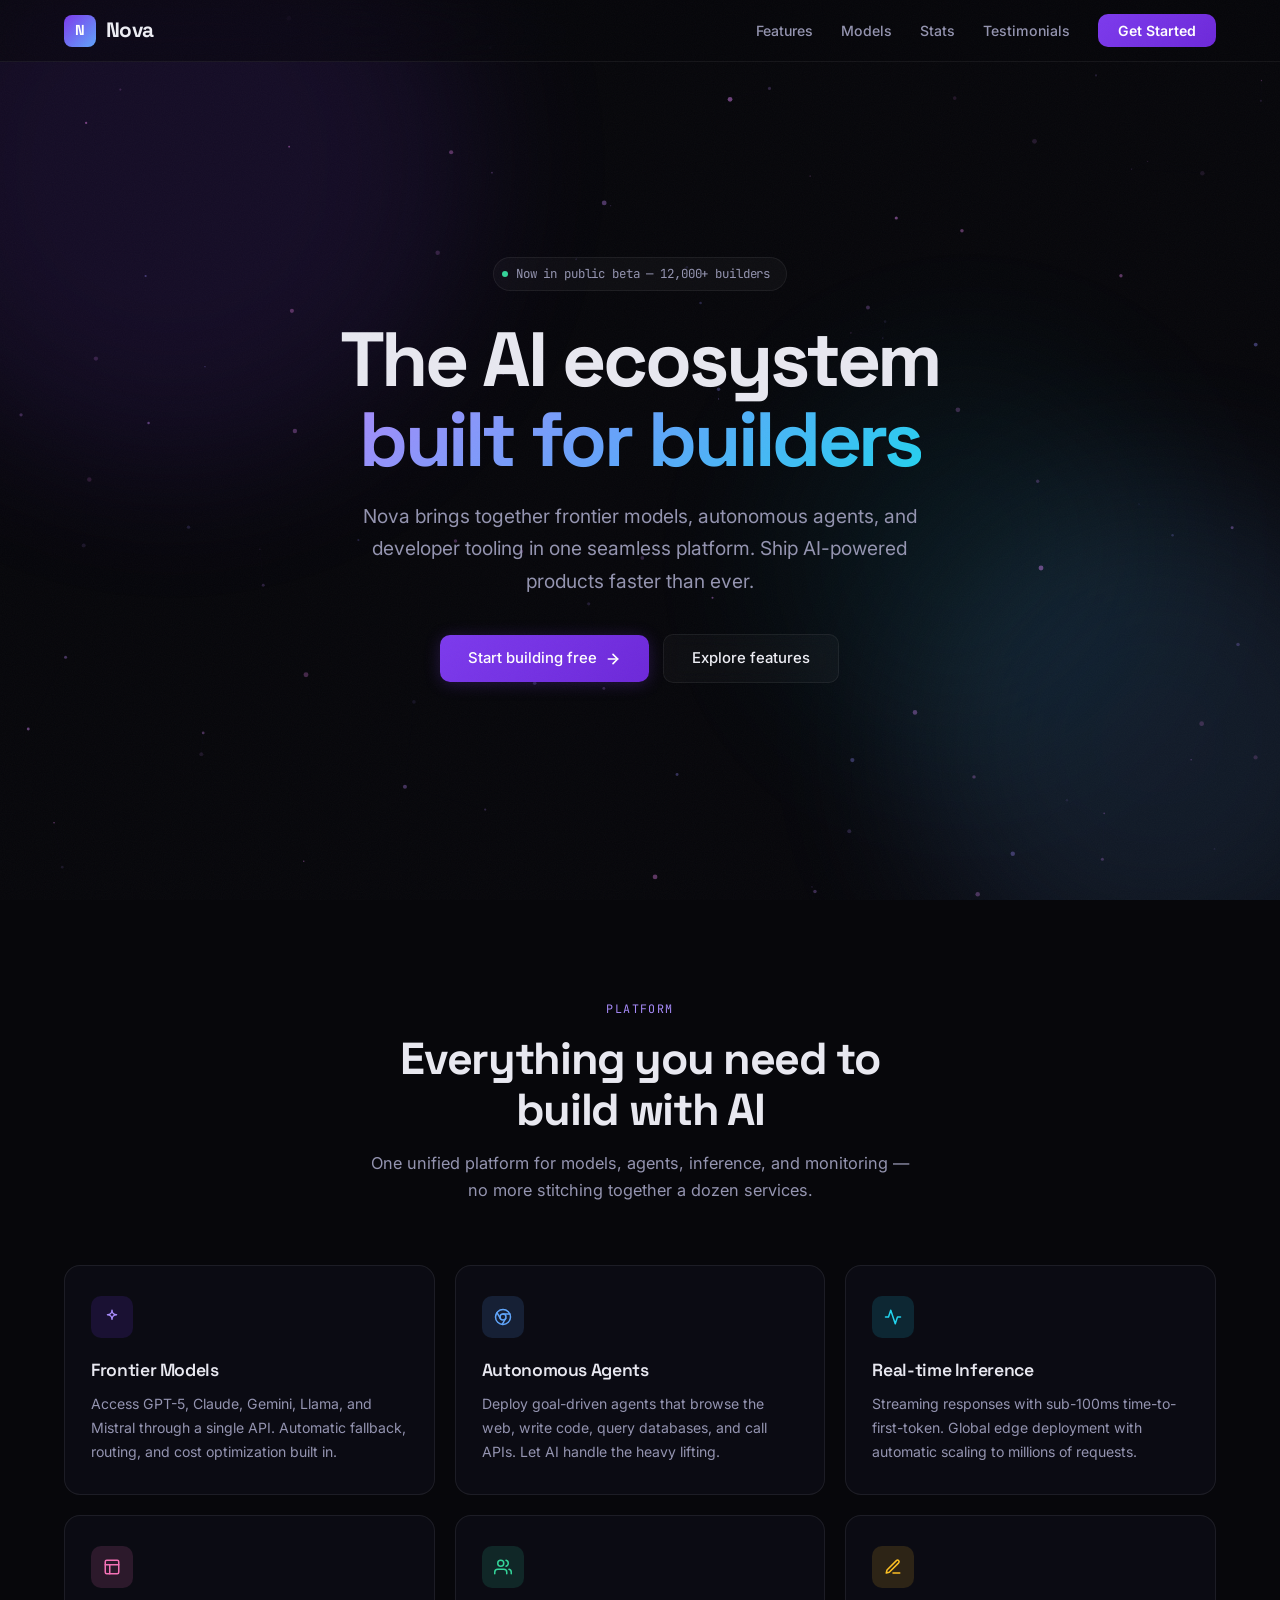
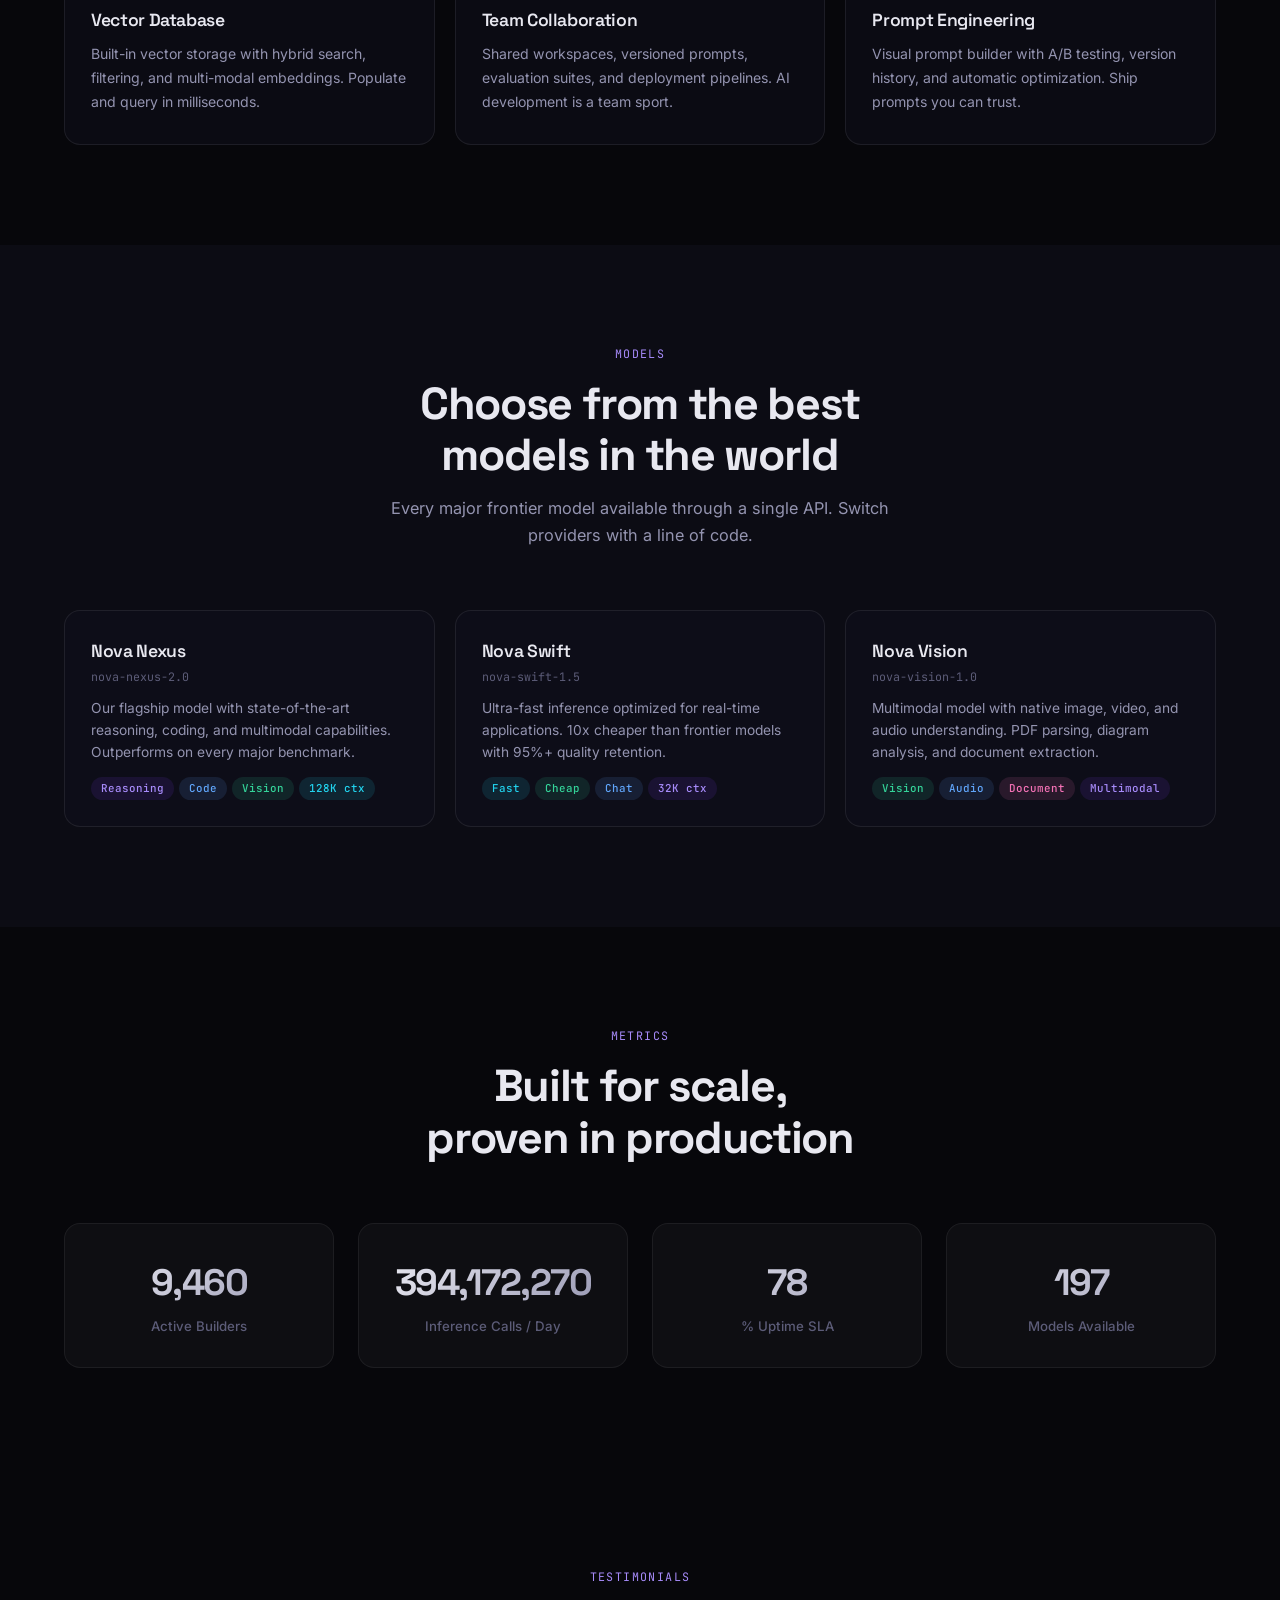
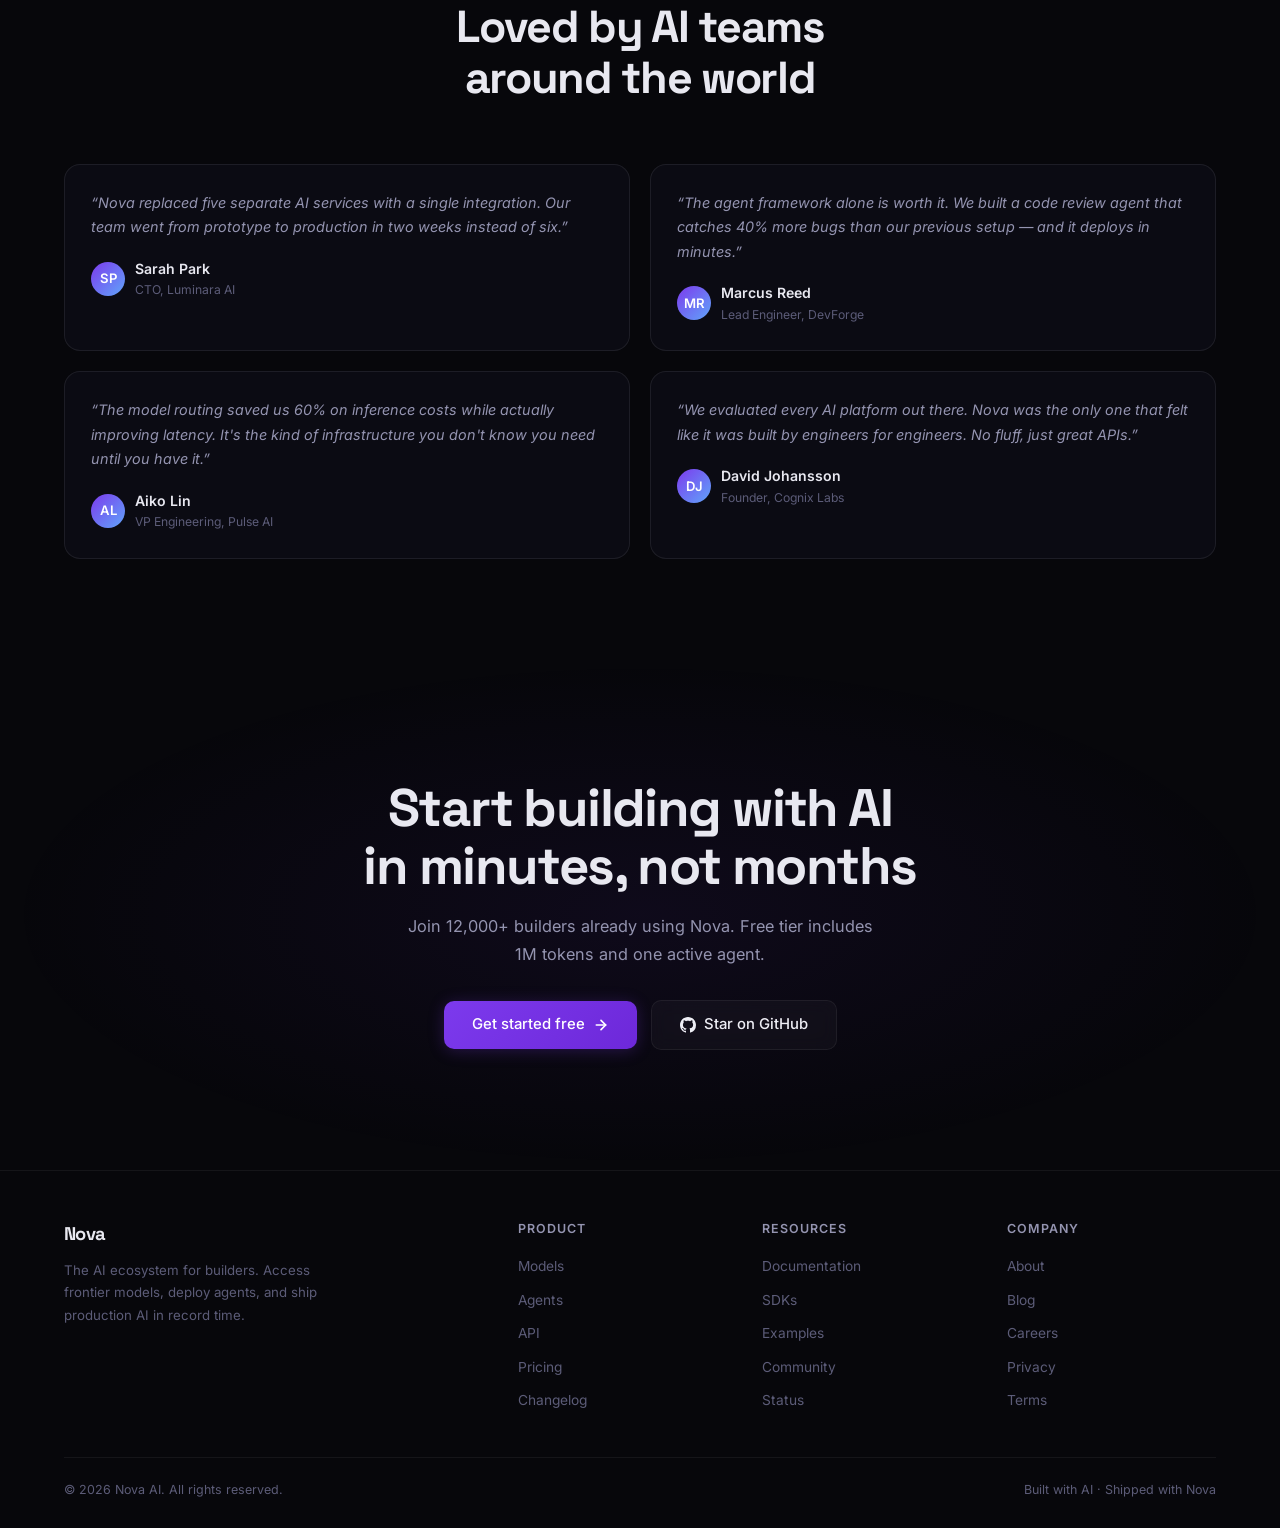
<file: index.html>
<!DOCTYPE html>
<html lang="en">
<head>
<meta charset="UTF-8">
<meta name="viewport" content="width=device-width, initial-scale=1.0">
<title>Nova AI — The Intelligence Platform</title>
<link href="https://fonts.googleapis.com/css2?family=Inter:wght@300;400;500;600;700&family=JetBrains+Mono:wght@400;500&family=Space+Grotesk:wght@400;500;600;700&display=swap" rel="stylesheet">
<style>
/* === RESET & BASE === */
*,*::before,*::after{margin:0;padding:0;box-sizing:border-box}
html{scroll-behavior:smooth}
body{
  font-family:'Inter',system-ui,-apple-system,sans-serif;
  background:#07070b;color:#e8e8f0;
  line-height:1.6;overflow-x:hidden;
  -webkit-font-smoothing:antialiased
}

/* === CSS VARS === */
:root{
  --bg-deep:#07070b;
  --bg-surface:#0c0c14;
  --bg-card:rgba(15,15,28,0.55);
  --bg-glass:rgba(255,255,255,0.03);
  --bg-glass-hover:rgba(255,255,255,0.06);
  --border-subtle:rgba(255,255,255,0.06);
  --border-card:rgba(255,255,255,0.08);
  --border-accent:rgba(139,92,246,0.3);
  --text-primary:#eeeef5;
  --text-secondary:#9494b0;
  --text-tertiary:#5c5c78;
  --accent-violet:#7c3aed;
  --accent-purple:#a78bfa;
  --accent-blue:#60a5fa;
  --accent-cyan:#22d3ee;
  --accent-pink:#f472b6;
  --accent-emerald:#34d399;
  --glow-violet:rgba(124,58,237,0.25);
  --glow-purple:rgba(167,139,250,0.15);
  --glow-blue:rgba(96,165,250,0.12);
  --radius-sm:6px;
  --radius-md:10px;
  --radius-lg:16px;
  --radius-xl:24px;
  --ease-out:cubic-bezier(.22,1,.36,1);
  --ease-in-out:cubic-bezier(.65,0,.35,1);
}

/* === NOISE OVERLAY === */
body::after{
  content:'';position:fixed;inset:0;pointer-events:none;z-index:9999;
  opacity:0.03;
  background-image:url("data:image/svg+xml,%3Csvg viewBox='0 0 256 256' xmlns='http://www.w3.org/2000/svg'%3E%3Cfilter id='n'%3E%3CfeTurbulence type='fractalNoise' baseFrequency='0.9' numOctaves='4' stitchTiles='stitch'/%3E%3C/filter%3E%3Crect width='100%25' height='100%25' filter='url(%23n)'/%3E%3C/svg%3E");
  background-repeat:repeat;background-size:256px 256px;
}

/* === AMBIENT ORBS === */
#orbs{position:fixed;inset:0;z-index:-1;overflow:hidden;pointer-events:none}
.orb{
  position:absolute;border-radius:50%;filter:blur(80px);opacity:0.12;
  animation:orb-drift linear infinite;
}
.orb:nth-child(1){width:600px;height:600px;background:var(--accent-violet);top:-15%;left:-10%;animation-duration:30s}
.orb:nth-child(2){width:500px;height:500px;background:var(--accent-blue);bottom:-10%;right:-10%;animation-duration:40s;animation-direction:reverse}
.orb:nth-child(3){width:400px;height:400px;background:var(--accent-cyan);top:40%;left:60%;animation-duration:35s;opacity:0.06}
@keyframes orb-drift{
  0%{transform:translate(0,0)scale(1)}
  25%{transform:translate(60px,-40px)scale(1.1)}
  50%{transform:translate(-30px,60px)scale(0.9)}
  75%{transform:translate(40px,-20px)scale(1.05)}
  100%{transform:translate(0,0)scale(1)}
}

/* === PARTICLE CANVAS === */
#particles{position:fixed;inset:0;z-index:-1;pointer-events:none}

/* === CONTAINER === */
.container{max-width:1200px;margin:0 auto;padding:0 24px;position:relative;z-index:1}

/* === NAV === */
.nav{
  position:fixed;top:0;left:0;right:0;z-index:100;
  padding:14px 0;
  background:rgba(7,7,11,0.6);backdrop-filter:blur(24px)saturate(1.4);
  -webkit-backdrop-filter:blur(24px)saturate(1.4);
  border-bottom:1px solid var(--border-subtle);
}
.nav .container{display:flex;align-items:center;justify-content:space-between}
.nav-logo{
  display:flex;align-items:center;gap:10px;text-decoration:none;
  font-family:'Space Grotesk',sans-serif;font-weight:700;font-size:1.3rem;
  color:var(--text-primary);letter-spacing:-0.03em;
}
.nav-logo .logo-icon{
  width:32px;height:32px;
  background:linear-gradient(135deg,var(--accent-violet),var(--accent-blue));
  border-radius:8px;display:flex;align-items:center;justify-content:center;
  font-size:0.9rem;font-weight:700;color:#fff;
}
.nav-links{display:flex;align-items:center;gap:28px;list-style:none}
.nav-links a{
  text-decoration:none;color:var(--text-secondary);font-size:0.88rem;
  font-weight:500;transition:color .2s ease;position:relative;
}
.nav-links a::after{
  content:'';position:absolute;bottom:-4px;left:0;width:0;
  height:1.5px;background:var(--accent-purple);
  transition:width .3s var(--ease-out);
}
.nav-links a:hover{color:var(--text-primary)}
.nav-links a:hover::after{width:100%}
.nav-cta{
  background:linear-gradient(135deg,var(--accent-violet),#6d28d9);
  color:#fff!important;padding:8px 20px;border-radius:var(--radius-md);
  font-weight:600!important;transition:transform .2s ease,box-shadow .2s ease!important;
}
.nav-cta::after{display:none!important}
.nav-cta:hover{transform:translateY(-1px);box-shadow:0 4px 20px var(--glow-violet)}
.nav-toggle{display:none;background:none;border:none;color:var(--text-primary);cursor:pointer;padding:4px}

/* === HERO === */
.hero{min-height:100vh;display:flex;align-items:center;justify-content:center;padding:120px 0 80px;text-align:center}
.hero-content{max-width:820px}
.hero-badge{
  display:inline-flex;align-items:center;gap:8px;
  padding:6px 16px 6px 8px;background:var(--bg-glass);
  border:1px solid var(--border-subtle);border-radius:100px;
  font-size:0.78rem;color:var(--text-secondary);margin-bottom:28px;
  font-family:'JetBrains Mono',monospace;letter-spacing:-0.01em;
}
.hero-badge .dot{
  width:6px;height:6px;background:var(--accent-emerald);border-radius:50%;
  animation:pulse-dot 2s ease-in-out infinite;
}
@keyframes pulse-dot{0%,100%{opacity:1}50%{opacity:0.3}}
.hero-title{
  font-family:'Space Grotesk',sans-serif;
  font-size:clamp(2.6rem,7vw,4.8rem);font-weight:700;
  line-height:1.05;letter-spacing:-0.04em;margin-bottom:20px;
}
.hero-title .gradient{
  background:linear-gradient(135deg,var(--accent-purple),var(--accent-blue),var(--accent-cyan));
  -webkit-background-clip:text;-webkit-text-fill-color:transparent;background-clip:text;
}
.hero-sub{
  font-size:clamp(1rem,2vw,1.2rem);color:var(--text-secondary);
  max-width:600px;margin:0 auto 36px;line-height:1.7;
}
.hero-actions{display:flex;align-items:center;justify-content:center;gap:14px;flex-wrap:wrap}

/* === BUTTONS === */
.btn{
  display:inline-flex;align-items:center;gap:8px;
  padding:12px 28px;border-radius:var(--radius-md);
  font-family:'Inter',sans-serif;font-size:0.93rem;font-weight:500;
  text-decoration:none;cursor:pointer;border:none;
  transition:all .3s var(--ease-out);position:relative;overflow:hidden;
}
.btn-primary{
  background:linear-gradient(135deg,var(--accent-violet),#6d28d9);
  color:#fff;box-shadow:0 2px 16px var(--glow-violet);
}
.btn-primary:hover{transform:translateY(-2px);box-shadow:0 6px 28px var(--glow-violet)}
.btn-secondary{
  background:var(--bg-glass);color:var(--text-primary);
  border:1px solid var(--border-subtle);backdrop-filter:blur(8px);
}
.btn-secondary:hover{background:var(--bg-glass-hover);border-color:rgba(255,255,255,0.12);transform:translateY(-2px)}

/* === SECTIONS === */
.section{padding:100px 0;position:relative;z-index:1}
.section-header{text-align:center;margin-bottom:60px}
.section-label{
  font-family:'JetBrains Mono',monospace;font-size:0.73rem;
  text-transform:uppercase;letter-spacing:0.12em;
  color:var(--accent-purple);margin-bottom:14px;
}
.section-title{
  font-family:'Space Grotesk',sans-serif;
  font-size:clamp(1.8rem,4vw,2.8rem);font-weight:700;
  line-height:1.15;letter-spacing:-0.03em;margin-bottom:14px;
}
.section-sub{
  font-size:1.02rem;color:var(--text-secondary);
  max-width:540px;line-height:1.7;margin:0 auto;
}

/* === FEATURES GRID === */
.features{display:grid;grid-template-columns:repeat(3,1fr);gap:20px}
.feature-card{
  background:var(--bg-card);border:1px solid var(--border-card);
  border-radius:var(--radius-lg);padding:30px 26px;
  transition:all .3s var(--ease-out);position:relative;overflow:hidden;
}
.feature-card::before{
  content:'';position:absolute;top:0;left:0;right:0;height:2px;
  background:linear-gradient(90deg,transparent,var(--accent-violet),transparent);
  opacity:0;transition:opacity .3s ease;
}
.feature-card:hover{transform:translateY(-4px);border-color:rgba(255,255,255,0.12);background:rgba(18,18,34,.65)}
.feature-card:hover::before{opacity:1}
.feature-icon{
  width:42px;height:42px;border-radius:10px;display:flex;align-items:center;justify-content:center;
  margin-bottom:18px;font-size:1.1rem;
}
.fi-violet{background:rgba(124,58,237,0.14);color:var(--accent-purple)}
.fi-blue{background:rgba(96,165,250,0.14);color:var(--accent-blue)}
.fi-cyan{background:rgba(34,211,238,0.14);color:var(--accent-cyan)}
.fi-pink{background:rgba(244,114,182,0.14);color:var(--accent-pink)}
.fi-emerald{background:rgba(52,211,153,0.14);color:var(--accent-emerald)}
.fi-amber{background:rgba(251,191,36,0.14);color:#fbbf24}
.feature-card h3{
  font-family:'Space Grotesk',sans-serif;
  font-size:1.1rem;font-weight:600;margin-bottom:8px;letter-spacing:-0.02em;
}
.feature-card p{font-size:0.88rem;color:var(--text-secondary);line-height:1.7}

/* === MODELS === */
.models-section{background:var(--bg-surface)}
.models{display:grid;grid-template-columns:repeat(3,1fr);gap:20px}
.model-card{
  background:var(--bg-card);border:1px solid var(--border-card);
  border-radius:var(--radius-lg);padding:26px;
  transition:all .3s var(--ease-out);
}
.model-card:hover{transform:translateY(-3px);border-color:rgba(255,255,255,0.12)}
.model-name{font-family:'Space Grotesk',sans-serif;font-size:1.1rem;font-weight:600;letter-spacing:-0.02em;margin-bottom:3px}
.model-version{font-family:'JetBrains Mono',monospace;font-size:0.73rem;color:var(--text-tertiary);margin-bottom:10px}
.model-desc{font-size:0.86rem;color:var(--text-secondary);line-height:1.6;margin-bottom:14px}
.model-tags{display:flex;gap:5px;flex-wrap:wrap}
.model-tag{padding:3px 10px;border-radius:100px;font-size:0.68rem;font-weight:500;font-family:'JetBrains Mono',monospace}
.mt-violet{background:rgba(124,58,237,0.12);color:var(--accent-purple)}
.mt-blue{background:rgba(96,165,250,0.12);color:var(--accent-blue)}
.mt-cyan{background:rgba(34,211,238,0.12);color:var(--accent-cyan)}
.mt-pink{background:rgba(244,114,182,0.12);color:var(--accent-pink)}
.mt-emerald{background:rgba(52,211,153,0.12);color:var(--accent-emerald)}

/* === STATS === */
.stats{display:grid;grid-template-columns:repeat(4,1fr);gap:24px}
.stat-card{text-align:center;padding:30px 20px;background:var(--bg-glass);border:1px solid var(--border-subtle);border-radius:var(--radius-lg);transition:all .3s var(--ease-out)}
.stat-card:hover{background:var(--bg-glass-hover);transform:translateY(-2px)}
.stat-num{
  font-family:'Space Grotesk',sans-serif;font-size:2.3rem;font-weight:700;
  letter-spacing:-0.04em;
  background:linear-gradient(135deg,var(--text-primary),var(--text-secondary));
  -webkit-background-clip:text;-webkit-text-fill-color:transparent;background-clip:text;
  margin-bottom:3px;
}
.stat-label{font-size:0.83rem;color:var(--text-tertiary);font-weight:500}

/* === TESTIMONIALS === */
.testimonials{display:grid;grid-template-columns:repeat(2,1fr);gap:20px}
.testimonial-card{background:var(--bg-card);border:1px solid var(--border-card);border-radius:var(--radius-lg);padding:26px}
.testimonial-card .quote{font-size:0.9rem;color:var(--text-secondary);line-height:1.7;margin-bottom:18px;font-style:italic}
.testimonial-card .author{display:flex;align-items:center;gap:10px}
.testimonial-card .avatar{
  width:34px;height:34px;border-radius:50%;
  background:linear-gradient(135deg,var(--accent-violet),var(--accent-blue));
  display:flex;align-items:center;justify-content:center;
  font-size:0.82rem;font-weight:600;color:#fff;flex-shrink:0;
}
.testimonial-card .author-info{flex:1}
.testimonial-card .author-name{font-size:0.88rem;font-weight:600}
.testimonial-card .author-role{font-size:0.76rem;color:var(--text-tertiary)}

/* === CTA === */
.cta-section{text-align:center;padding:120px 0;position:relative}
.cta-section::before{
  content:'';position:absolute;inset:0;
  background:radial-gradient(ellipse at center,rgba(124,58,237,0.07) 0%,transparent 70%);
  pointer-events:none;
}
.cta-title{font-family:'Space Grotesk',sans-serif;font-size:clamp(2rem,5vw,3.3rem);font-weight:700;letter-spacing:-0.03em;margin-bottom:18px;line-height:1.1}
.cta-sub{font-size:1.02rem;color:var(--text-secondary);max-width:480px;margin:0 auto 32px;line-height:1.7}
.cta-actions{display:flex;align-items:center;justify-content:center;gap:14px;flex-wrap:wrap}

/* === FOOTER === */
.footer{border-top:1px solid var(--border-subtle);padding:48px 0 28px;z-index:1}
.footer-grid{display:grid;grid-template-columns:2fr 1fr 1fr 1fr;gap:36px;margin-bottom:36px}
.footer-brand{font-family:'Space Grotesk',sans-serif;font-size:1.15rem;font-weight:700;letter-spacing:-0.03em;margin-bottom:10px}
.footer-desc{font-size:0.83rem;color:var(--text-tertiary);line-height:1.7;max-width:280px}
.footer-col h4{font-size:0.78rem;text-transform:uppercase;letter-spacing:0.08em;color:var(--text-secondary);margin-bottom:14px;font-weight:600}
.footer-col ul{list-style:none}
.footer-col li{margin-bottom:8px}
.footer-col a{text-decoration:none;color:var(--text-tertiary);font-size:0.86rem;transition:color .2s ease}
.footer-col a:hover{color:var(--text-primary)}
.footer-bottom{display:flex;align-items:center;justify-content:space-between;padding-top:22px;border-top:1px solid var(--border-subtle);font-size:0.78rem;color:var(--text-tertiary)}

/* === REVEAL ANIMATIONS === */
.reveal{opacity:0;transform:translateY(30px);transition:opacity .7s var(--ease-out),transform .7s var(--ease-out)}
.reveal.visible{opacity:1;transform:translateY(0)}

/* === RESPONSIVE === */
@media(max-width:968px){
  .features{grid-template-columns:repeat(2,1fr)}
  .models{grid-template-columns:repeat(2,1fr)}
  .stats{grid-template-columns:repeat(2,1fr)}
  .footer-grid{grid-template-columns:1fr 1fr}
}
@media(max-width:768px){
  .nav-links{display:none}
  .nav-toggle{display:block}
  .nav-links.open{display:flex;flex-direction:column;position:absolute;top:100%;left:0;right:0;background:rgba(7,7,11,0.95);backdrop-filter:blur(24px);padding:24px;gap:18px;border-bottom:1px solid var(--border-subtle)}
  .hero{padding:100px 0 60px}
  .section{padding:60px 0}
  .features{grid-template-columns:1fr}
  .models{grid-template-columns:1fr}
  .testimonials{grid-template-columns:1fr}
  .stats{grid-template-columns:repeat(2,1fr)}
  .stat-num{font-size:1.9rem}
  .footer-grid{grid-template-columns:1fr;gap:22px}
  .footer-bottom{flex-direction:column;gap:10px;text-align:center}
}
@media(max-width:480px){
  .container{padding:0 16px}
  .stats{grid-template-columns:1fr 1fr}
  .hero-actions{flex-direction:column;width:100%}
  .hero-actions .btn{width:100%;justify-content:center}
}
</style>
</head>
<body>

<div id="orbs">
  <div class="orb"></div>
  <div class="orb"></div>
  <div class="orb"></div>
</div>

<canvas id="particles"></canvas>

<nav class="nav">
  <div class="container">
    <a href="#" class="nav-logo">
      <div class="logo-icon">N</div>
      Nova
    </a>
    <ul class="nav-links" id="navLinks">
      <li><a href="#features">Features</a></li>
      <li><a href="#models">Models</a></li>
      <li><a href="#stats">Stats</a></li>
      <li><a href="#testimonials">Testimonials</a></li>
      <li><a href="#cta" class="nav-cta">Get Started</a></li>
    </ul>
    <button class="nav-toggle" aria-label="Toggle navigation" onclick="document.getElementById('navLinks').classList.toggle('open')">
      <svg width="24" height="24" viewBox="0 0 24 24" fill="none" stroke="currentColor" stroke-width="2" stroke-linecap="round"><line x1="3" y1="6" x2="21" y2="6"/><line x1="3" y1="12" x2="21" y2="12"/><line x1="3" y1="18" x2="21" y2="18"/></svg>
    </button>
  </div>
</nav>

<section class="hero">
  <div class="container">
    <div class="hero-content">
      <div class="hero-badge reveal"><span class="dot"></span> Now in public beta &mdash; 12,000+ builders</div>
      <h1 class="hero-title reveal">The AI ecosystem<br><span class="gradient">built for builders</span></h1>
      <p class="hero-sub reveal">Nova brings together frontier models, autonomous agents, and developer tooling in one seamless platform. Ship AI-powered products faster than ever.</p>
      <div class="hero-actions reveal">
        <a href="#cta" class="btn btn-primary">Start building free
          <svg width="16" height="16" viewBox="0 0 24 24" fill="none" stroke="currentColor" stroke-width="2.5" stroke-linecap="round" stroke-linejoin="round"><line x1="5" y1="12" x2="19" y2="12"/><polyline points="12 5 19 12 12 19"/></svg>
        </a>
        <a href="#features" class="btn btn-secondary">Explore features</a>
      </div>
    </div>
  </div>
</section>

<section class="section" id="features">
  <div class="container">
    <div class="section-header reveal">
      <div class="section-label">Platform</div>
      <h2 class="section-title">Everything you need to<br>build with AI</h2>
      <p class="section-sub">One unified platform for models, agents, inference, and monitoring — no more stitching together a dozen services.</p>
    </div>
    <div class="features">
      <div class="feature-card reveal">
        <div class="feature-icon fi-violet"><svg width="18" height="18" viewBox="0 0 24 24" fill="none" stroke="currentColor" stroke-width="2" stroke-linecap="round" stroke-linejoin="round"><path d="M12 3a6 6 0 0 0 6 6 6 6 0 0 0-6 6 6 6 0 0 0-6-6 6 6 0 0 0 6-6Z"/></svg></div>
        <h3>Frontier Models</h3>
        <p>Access GPT-5, Claude, Gemini, Llama, and Mistral through a single API. Automatic fallback, routing, and cost optimization built in.</p>
      </div>
      <div class="feature-card reveal">
        <div class="feature-icon fi-blue"><svg width="18" height="18" viewBox="0 0 24 24" fill="none" stroke="currentColor" stroke-width="2" stroke-linecap="round" stroke-linejoin="round"><circle cx="12" cy="12" r="10"/><circle cx="12" cy="12" r="4"/><line x1="21.17" y1="8" x2="12" y2="8"/><line x1="3.95" y1="6.06" x2="8.54" y2="14"/><line x1="10.88" y1="21.94" x2="15.46" y2="14"/></svg></div>
        <h3>Autonomous Agents</h3>
        <p>Deploy goal-driven agents that browse the web, write code, query databases, and call APIs. Let AI handle the heavy lifting.</p>
      </div>
      <div class="feature-card reveal">
        <div class="feature-icon fi-cyan"><svg width="18" height="18" viewBox="0 0 24 24" fill="none" stroke="currentColor" stroke-width="2" stroke-linecap="round" stroke-linejoin="round"><polyline points="22 12 18 12 15 21 9 3 6 12 2 12"/></svg></div>
        <h3>Real-time Inference</h3>
        <p>Streaming responses with sub-100ms time-to-first-token. Global edge deployment with automatic scaling to millions of requests.</p>
      </div>
      <div class="feature-card reveal">
        <div class="feature-icon fi-pink"><svg width="18" height="18" viewBox="0 0 24 24" fill="none" stroke="currentColor" stroke-width="2" stroke-linecap="round" stroke-linejoin="round"><rect x="3" y="3" width="18" height="18" rx="2" ry="2"/><line x1="3" y1="9" x2="21" y2="9"/><line x1="9" y1="21" x2="9" y2="9"/></svg></div>
        <h3>Vector Database</h3>
        <p>Built-in vector storage with hybrid search, filtering, and multi-modal embeddings. Populate and query in milliseconds.</p>
      </div>
      <div class="feature-card reveal">
        <div class="feature-icon fi-emerald"><svg width="18" height="18" viewBox="0 0 24 24" fill="none" stroke="currentColor" stroke-width="2" stroke-linecap="round" stroke-linejoin="round"><path d="M17 21v-2a4 4 0 0 0-4-4H5a4 4 0 0 0-4 4v2"/><circle cx="9" cy="7" r="4"/><path d="M23 21v-2a4 4 0 0 0-3-3.87"/><path d="M16 3.13a4 4 0 0 1 0 7.75"/></svg></div>
        <h3>Team Collaboration</h3>
        <p>Shared workspaces, versioned prompts, evaluation suites, and deployment pipelines. AI development is a team sport.</p>
      </div>
      <div class="feature-card reveal">
        <div class="feature-icon fi-amber"><svg width="18" height="18" viewBox="0 0 24 24" fill="none" stroke="currentColor" stroke-width="2" stroke-linecap="round" stroke-linejoin="round"><path d="M12 20h9"/><path d="M16.5 3.5a2.12 2.12 0 0 1 3 3L7 19l-4 1 1-4Z"/></svg></div>
        <h3>Prompt Engineering</h3>
        <p>Visual prompt builder with A/B testing, version history, and automatic optimization. Ship prompts you can trust.</p>
      </div>
    </div>
  </div>
</section>

<section class="section models-section" id="models">
  <div class="container">
    <div class="section-header reveal">
      <div class="section-label">Models</div>
      <h2 class="section-title">Choose from the best<br>models in the world</h2>
      <p class="section-sub">Every major frontier model available through a single API. Switch providers with a line of code.</p>
    </div>
    <div class="models">
      <div class="model-card reveal">
        <div class="model-name">Nova Nexus</div>
        <div class="model-version">nova-nexus-2.0</div>
        <div class="model-desc">Our flagship model with state-of-the-art reasoning, coding, and multimodal capabilities. Outperforms on every major benchmark.</div>
        <div class="model-tags">
          <span class="model-tag mt-violet">Reasoning</span>
          <span class="model-tag mt-blue">Code</span>
          <span class="model-tag mt-emerald">Vision</span>
          <span class="model-tag mt-cyan">128K ctx</span>
        </div>
      </div>
      <div class="model-card reveal">
        <div class="model-name">Nova Swift</div>
        <div class="model-version">nova-swift-1.5</div>
        <div class="model-desc">Ultra-fast inference optimized for real-time applications. 10x cheaper than frontier models with 95%+ quality retention.</div>
        <div class="model-tags">
          <span class="model-tag mt-cyan">Fast</span>
          <span class="model-tag mt-emerald">Cheap</span>
          <span class="model-tag mt-blue">Chat</span>
          <span class="model-tag mt-violet">32K ctx</span>
        </div>
      </div>
      <div class="model-card reveal">
        <div class="model-name">Nova Vision</div>
        <div class="model-version">nova-vision-1.0</div>
        <div class="model-desc">Multimodal model with native image, video, and audio understanding. PDF parsing, diagram analysis, and document extraction.</div>
        <div class="model-tags">
          <span class="model-tag mt-emerald">Vision</span>
          <span class="model-tag mt-blue">Audio</span>
          <span class="model-tag mt-pink">Document</span>
          <span class="model-tag mt-violet">Multimodal</span>
        </div>
      </div>
    </div>
  </div>
</section>

<section class="section" id="stats">
  <div class="container">
    <div class="section-header reveal">
      <div class="section-label">Metrics</div>
      <h2 class="section-title">Built for scale,<br>proven in production</h2>
    </div>
    <div class="stats">
      <div class="stat-card reveal"><div class="stat-num" data-target="12000">0</div><div class="stat-label">Active Builders</div></div>
      <div class="stat-card reveal"><div class="stat-num" data-target="500000000">0</div><div class="stat-label">Inference Calls / Day</div></div>
      <div class="stat-card reveal"><div class="stat-num" data-target="99">0</div><div class="stat-label">% Uptime SLA</div></div>
      <div class="stat-card reveal"><div class="stat-num" data-target="250">0</div><div class="stat-label">Models Available</div></div>
    </div>
  </div>
</section>

<section class="section" id="testimonials">
  <div class="container">
    <div class="section-header reveal">
      <div class="section-label">Testimonials</div>
      <h2 class="section-title">Loved by AI teams<br>around the world</h2>
    </div>
    <div class="testimonials">
      <div class="testimonial-card reveal">
        <div class="quote">&ldquo;Nova replaced five separate AI services with a single integration. Our team went from prototype to production in two weeks instead of six.&rdquo;</div>
        <div class="author"><div class="avatar">SP</div><div class="author-info"><div class="author-name">Sarah Park</div><div class="author-role">CTO, Luminara AI</div></div></div>
      </div>
      <div class="testimonial-card reveal">
        <div class="quote">&ldquo;The agent framework alone is worth it. We built a code review agent that catches 40% more bugs than our previous setup — and it deploys in minutes.&rdquo;</div>
        <div class="author"><div class="avatar">MR</div><div class="author-info"><div class="author-name">Marcus Reed</div><div class="author-role">Lead Engineer, DevForge</div></div></div>
      </div>
      <div class="testimonial-card reveal">
        <div class="quote">&ldquo;The model routing saved us 60% on inference costs while actually improving latency. It's the kind of infrastructure you don't know you need until you have it.&rdquo;</div>
        <div class="author"><div class="avatar">AL</div><div class="author-info"><div class="author-name">Aiko Lin</div><div class="author-role">VP Engineering, Pulse AI</div></div></div>
      </div>
      <div class="testimonial-card reveal">
        <div class="quote">&ldquo;We evaluated every AI platform out there. Nova was the only one that felt like it was built by engineers for engineers. No fluff, just great APIs.&rdquo;</div>
        <div class="author"><div class="avatar">DJ</div><div class="author-info"><div class="author-name">David Johansson</div><div class="author-role">Founder, Cognix Labs</div></div></div>
      </div>
    </div>
  </div>
</section>

<section class="cta-section" id="cta">
  <div class="container">
    <h2 class="cta-title reveal">Start building with AI<br>in minutes, not months</h2>
    <p class="cta-sub reveal">Join 12,000+ builders already using Nova. Free tier includes 1M tokens and one active agent.</p>
    <div class="cta-actions reveal">
      <a href="#" class="btn btn-primary">Get started free
        <svg width="16" height="16" viewBox="0 0 24 24" fill="none" stroke="currentColor" stroke-width="2.5" stroke-linecap="round" stroke-linejoin="round"><line x1="5" y1="12" x2="19" y2="12"/><polyline points="12 5 19 12 12 19"/></svg>
      </a>
      <a href="https://github.com" class="btn btn-secondary" target="_blank" rel="noopener">
        <svg width="16" height="16" viewBox="0 0 24 24" fill="currentColor"><path d="M12 0C5.37 0 0 5.37 0 12c0 5.31 3.435 9.795 8.205 11.385.6.105.825-.255.825-.57 0-.285-.015-1.23-.015-2.235-3.015.555-3.795-.735-4.035-1.41-.135-.345-.72-1.41-1.23-1.695-.42-.225-1.02-.78-.015-.795.945-.015 1.62.87 1.845 1.23 1.08 1.815 2.805 1.305 3.495.99.105-.78.42-1.305.765-1.605-2.67-.3-5.46-1.335-5.46-5.925 0-1.305.465-2.385 1.23-3.225-.12-.3-.54-1.53.12-3.18 0 0 1.005-.315 3.3 1.23.96-.27 1.98-.405 3-.405s2.04.135 3 .405c2.295-1.56 3.3-1.23 3.3-1.23.66 1.65.24 2.88.12 3.18.765.84 1.23 1.905 1.23 3.225 0 4.605-2.805 5.625-5.475 5.925.435.375.81 1.095.81 2.22 0 1.605-.015 2.895-.015 3.3 0 .315.225.69.825.57A12.02 12.02 0 0 0 24 12c0-6.63-5.37-12-12-12z"/></svg>
        Star on GitHub
      </a>
    </div>
  </div>
</section>

<footer class="footer">
  <div class="container">
    <div class="footer-grid">
      <div><div class="footer-brand">Nova</div><p class="footer-desc">The AI ecosystem for builders. Access frontier models, deploy agents, and ship production AI in record time.</p></div>
      <div class="footer-col"><h4>Product</h4><ul><li><a href="#">Models</a></li><li><a href="#">Agents</a></li><li><a href="#">API</a></li><li><a href="#">Pricing</a></li><li><a href="#">Changelog</a></li></ul></div>
      <div class="footer-col"><h4>Resources</h4><ul><li><a href="#">Documentation</a></li><li><a href="#">SDKs</a></li><li><a href="#">Examples</a></li><li><a href="#">Community</a></li><li><a href="#">Status</a></li></ul></div>
      <div class="footer-col"><h4>Company</h4><ul><li><a href="#">About</a></li><li><a href="#">Blog</a></li><li><a href="#">Careers</a></li><li><a href="#">Privacy</a></li><li><a href="#">Terms</a></li></ul></div>
    </div>
    <div class="footer-bottom"><span>&copy; 2026 Nova AI. All rights reserved.</span><span>Built with AI &middot; Shipped with Nova</span></div>
  </div>
</footer>

<script>
(function(){
'use strict';

// === PARTICLE CANVAS ===
const pc = document.getElementById('particles');
if(pc){
  const ctx=pc.getContext('2d');
  let pts=[], mx=0, my=0, aid;
  function resize(){pc.width=innerWidth;pc.height=innerHeight;createPts()}
  function createPts(){
    pts=[];const n=Math.min(Math.floor(pc.width*pc.height/12000),100);
    for(let i=0;i<n;i++)pts.push({x:Math.random()*pc.width,y:Math.random()*pc.height,vx:(Math.random()-0.5)*0.3,vy:(Math.random()-0.5)*0.3,size:Math.random()*2+0.5,op:Math.random()*0.4+0.1,hue:Math.random()*60+240});
  }
  function draw(){
    ctx.clearRect(0,0,pc.width,pc.height);
    pts.forEach(p=>{
      p.x+=p.vx;p.y+=p.vy;
      if(p.x<0)p.x=pc.width;if(p.x>pc.width)p.x=0;if(p.y<0)p.y=pc.height;if(p.y>pc.height)p.y=0;
      const dx=mx-p.x,dy=my-p.y,dist=Math.hypot(dx,dy);
      if(dist<150){p.x-=dx*0.003;p.y-=dy*0.003;}
      ctx.beginPath();ctx.arc(p.x,p.y,p.size,0,Math.PI*2);
      ctx.fillStyle=`hsla(${p.hue},70%,70%,${p.op})`;ctx.fill();
    });
    for(let i=0;i<pts.length;i++)for(let j=i+1;j<pts.length;j++){
      const dx=pts[i].x-pts[j].x,dy=pts[i].y-pts[j].y,d=Math.hypot(dx,dy);
      if(d<120){ctx.beginPath();ctx.moveTo(pts[i].x,pts[i].y);ctx.lineTo(pts[j].x,pts[j].y);ctx.strokeStyle=`rgba(167,139,250,${0.05*(1-d/120)})`;ctx.lineWidth=0.5;ctx.stroke();}
    }
    aid=requestAnimationFrame(draw);
  }
  resize();addEventListener('resize',resize);
  addEventListener('mousemove',e=>{mx=e.clientX;my=e.clientY});
  draw();
}

// === SCROLL REVEAL ===
const observer=new IntersectionObserver(entries=>{
  entries.forEach(e=>{if(e.isIntersecting){e.target.classList.add('visible');observer.unobserve(e.target)}});
},{threshold:0.1,rootMargin:'0px 0px -40px 0px'});
document.querySelectorAll('.reveal').forEach(el=>observer.observe(el));

// === ANIMATED COUNTERS ===
const counterObserver=new IntersectionObserver(entries=>{
  entries.forEach(e=>{
    if(!e.isIntersecting)return;
    const el=e.target;const target=parseInt(el.dataset.target,10)||0;
    if(!target)return;
    let cur=0;const dur=2000,step=Math.max(1,Math.floor(target/60));
    const start=performance.now();
    function update(now){
      const p=Math.min((now-start)/dur,1),eased=1-Math.pow(1-p,3);
      cur=Math.floor(eased*target);
      el.textContent=cur.toLocaleString();
      if(p<1)requestAnimationFrame(update);
      else el.textContent=target.toLocaleString();
    }
    requestAnimationFrame(update);
    counterObserver.unobserve(el);
  });
},{threshold:0.5});
document.querySelectorAll('.stat-num').forEach(el=>counterObserver.observe(el));

// === SMOOTH SCROLL ===
document.querySelectorAll('a[href^="#"]').forEach(a=>{
  a.addEventListener('click',e=>{
    const t=document.querySelector(a.getAttribute('href'));
    if(t){e.preventDefault();t.scrollIntoView({behavior:'smooth',block:'start'})}
  });
});

})();
</script>
</body>
</html>
</file>
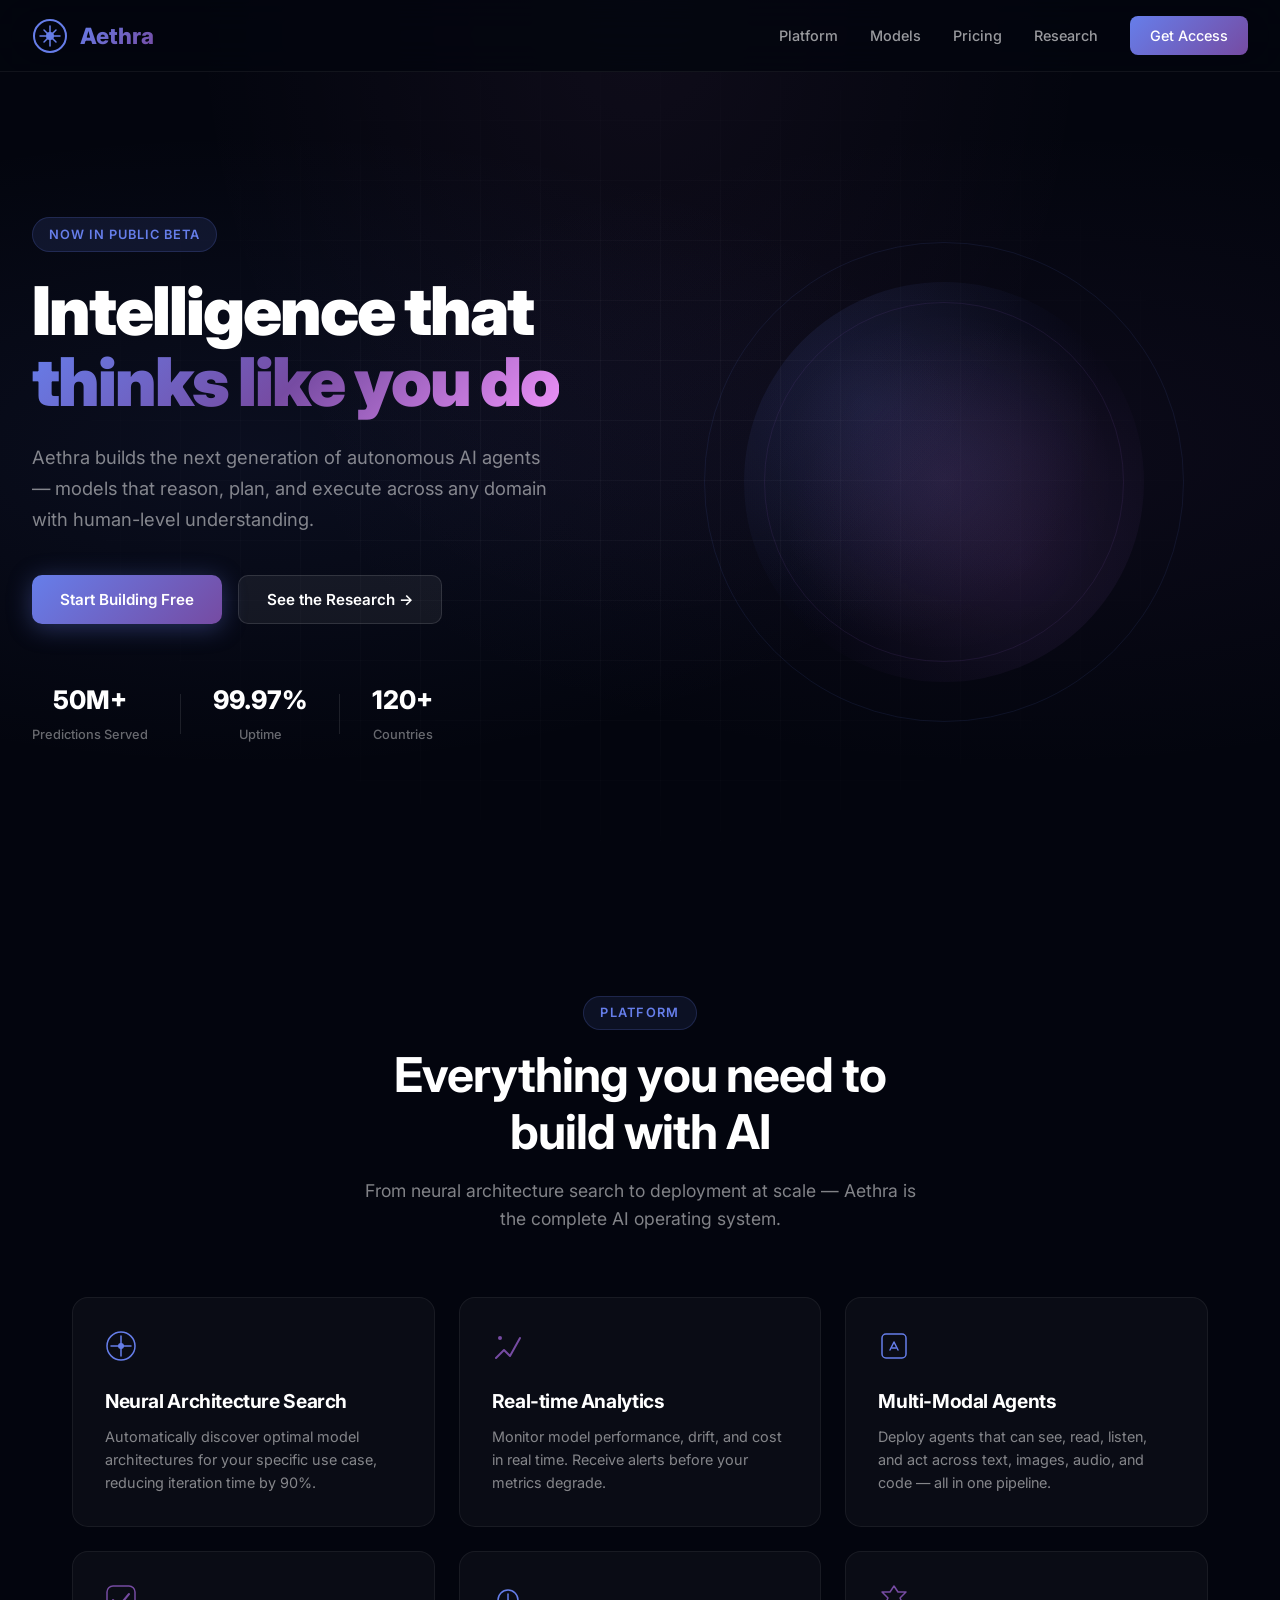
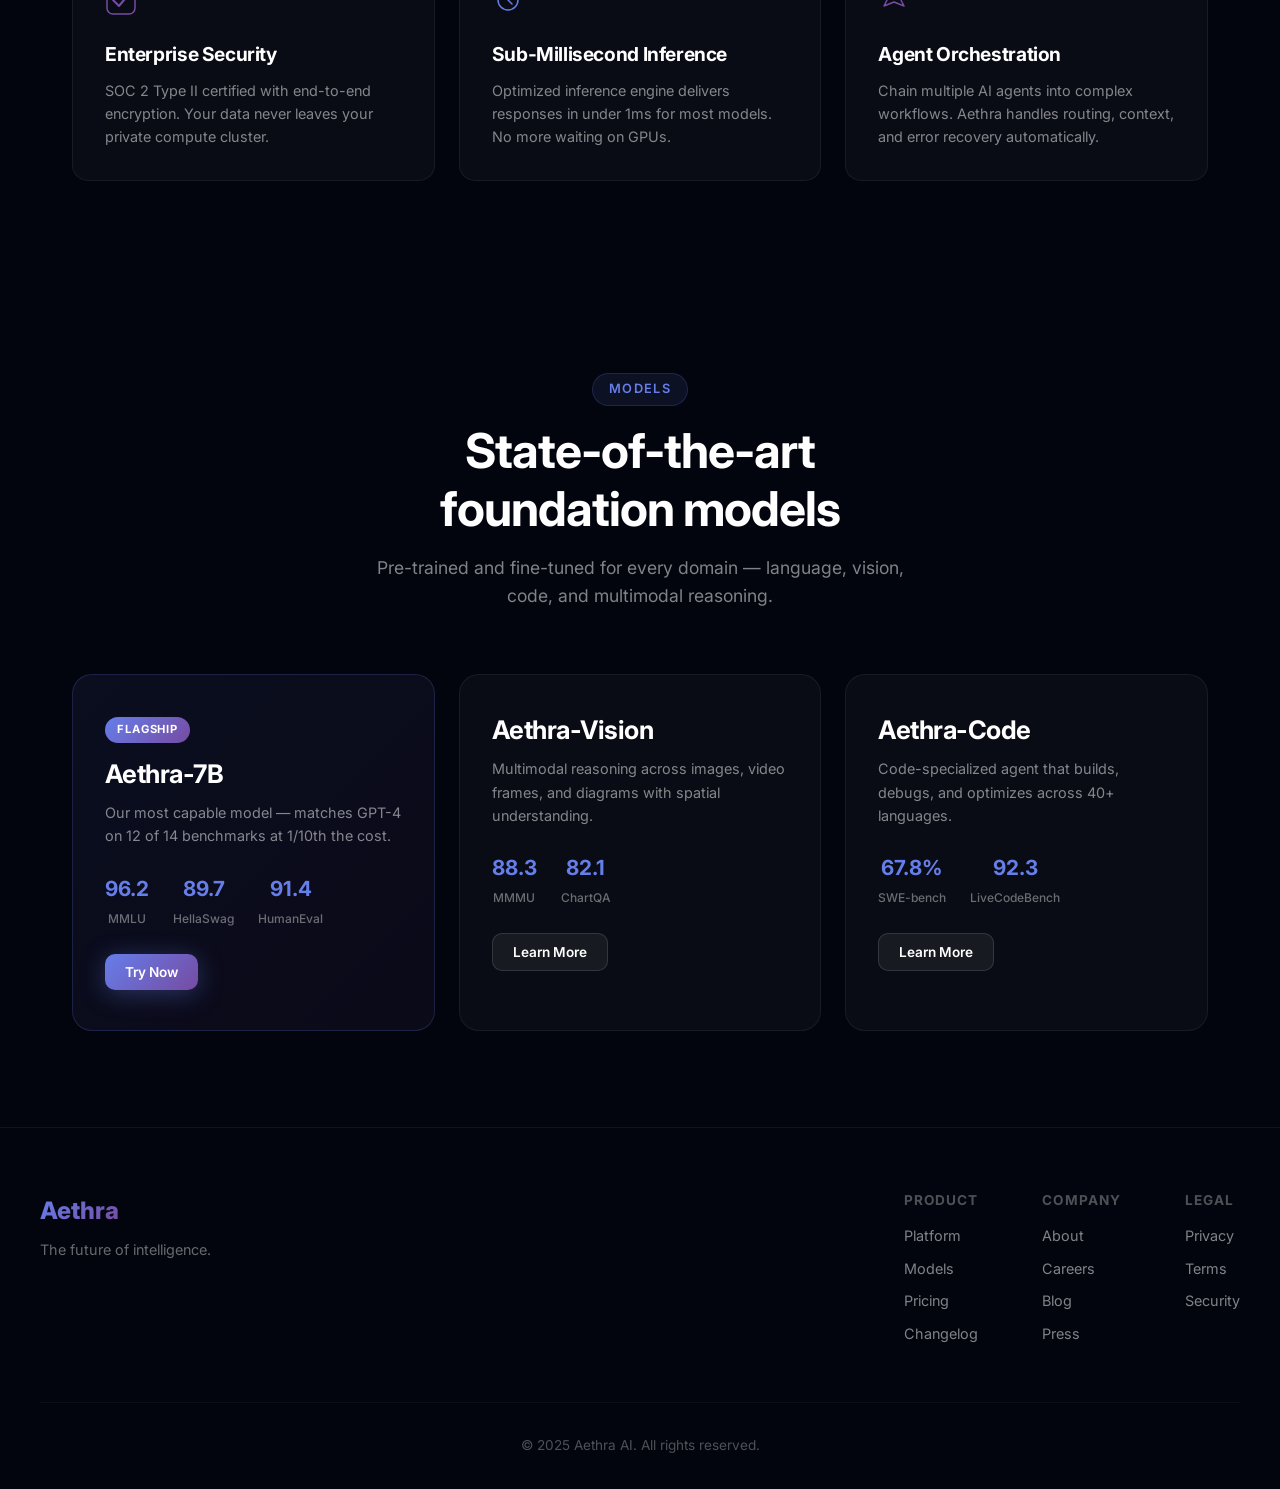
<file: ai-website/index.html>
<!DOCTYPE html>
<html lang="en">
<head>
    <meta charset="UTF-8">
    <meta name="viewport" content="width=device-width, initial-scale=1.0">
    <title>Aethra AI — The Future of Intelligence</title>
    <link rel="preconnect" href="https://fonts.googleapis.com">
    <link href="https://fonts.googleapis.com/css2?family=Inter:wght@300;400;500;600;700;800;900&family=JetBrains+Mono:wght@400;500;700&display=swap" rel="stylesheet">
    <link rel="stylesheet" href="css/style.css">
    <link rel="stylesheet" href="css/hatcher-egg.css">
</head>
<body>

<!-- HATCHER EASTER EGG OVERLAY -->
<div id="hatcherOverlay" class="hatcher-overlay">
    <div class="hatcher-panel hatcher-panel-left">
        <div class="hatcher-panel-inner">
            <div class="hatcher-badge">PROTOCOL</div>
            <h2>Hatcher</h2>
            <p class="hatcher-tagline">Decentralized AI Agent Launchpad</p>
            <div class="hatcher-metrics">
                <div class="hatcher-metric">
                    <span class="hatcher-metric-value">$2.4B</span>
                    <span class="hatcher-metric-label">TVL</span>
                </div>
                <div class="hatcher-metric">
                    <span class="hatcher-metric-value">1.2M</span>
                    <span class="hatcher-metric-label">Agents</span>
                </div>
                <div class="hatcher-metric">
                    <span class="hatcher-metric-value">98.7%</span>
                    <span class="hatcher-metric-label">Uptime</span>
                </div>
            </div>
        </div>
    </div>
    <div class="hatcher-panel hatcher-panel-right">
        <div class="hatcher-panel-inner">
            <div class="hatcher-badge">LIVE</div>
            <h3>Latest Agent Launches</h3>
            <div class="hatcher-launches">
                <div class="launch-row">
                    <span class="launch-token">$NEURAL</span>
                    <span class="launch-change up">+12.4%</span>
                    <span class="launch-price">$0.042</span>
                </div>
                <div class="launch-row">
                    <span class="launch-token">$FORGE</span>
                    <span class="launch-change up">+8.2%</span>
                    <span class="launch-price">$0.128</span>
                </div>
                <div class="launch-row">
                    <span class="launch-token">$SYNAPSE</span>
                    <span class="launch-change down">-2.1%</span>
                    <span class="launch-price">$0.009</span>
                </div>
                <div class="launch-row">
                    <span class="launch-token">$CORTEX</span>
                    <span class="launch-change up">+24.7%</span>
                    <span class="launch-price">$0.371</span>
                </div>
            </div>
            <p class="hatcher-footer">hatcher.host</p>
        </div>
    </div>
</div>

<!-- MAIN SITE WRAPPER -->
<div id="mainSite" class="site-wrapper">

    <!-- NAVBAR -->
    <nav class="navbar">
        <div class="nav-inner">
            <div class="nav-brand">
                <svg class="nav-logo" width="36" height="36" viewBox="0 0 36 36" fill="none">
                    <circle cx="18" cy="18" r="16" stroke="url(#logoGrad)" stroke-width="2"/>
                    <path d="M18 8L18 28M8 18L28 18M12 12L24 24M24 12L12 24" stroke="url(#logoGrad)" stroke-width="1.5" stroke-linecap="round"/>
                    <circle cx="18" cy="18" r="4" fill="url(#logoGrad)"/>
                    <defs>
                        <linearGradient id="logoGrad" x1="0" y1="0" x2="36" y2="36">
                            <stop offset="0%" stop-color="#667eea"/>
                            <stop offset="100%" stop-color="#764ba2"/>
                        </linearGradient>
                    </defs>
                </svg>
                <span class="nav-brand-text">Aethra</span>
            </div>
            <div class="nav-links">
                <a href="#features">Platform</a>
                <a href="#models">Models</a>
                <a href="#pricing">Pricing</a>
                <a href="#research">Research</a>
                <a href="#contact" class="nav-cta">Get Access</a>
            </div>
        </div>
    </nav>

    <!-- HERO -->
    <section class="hero">
        <div class="hero-bg"></div>
        <div class="hero-grid"></div>
        <div class="hero-content">
            <div class="hero-badge">Now in Public Beta</div>
            <h1 class="hero-title">
                Intelligence that<br>
                <span class="gradient-text">thinks like you do</span>
            </h1>
            <p class="hero-subtitle">
                Aethra builds the next generation of autonomous AI agents — models that reason, plan, and execute across any domain with human-level understanding.
            </p>
            <div class="hero-actions">
                <button class="btn btn-primary">Start Building Free</button>
                <button class="btn btn-secondary">See the Research →</button>
            </div>
            <div class="hero-stats">
                <div class="hero-stat">
                    <span class="hero-stat-value">50M+</span>
                    <span class="hero-stat-label">Predictions Served</span>
                </div>
                <div class="hero-stat-divider"></div>
                <div class="hero-stat">
                    <span class="hero-stat-value">99.97%</span>
                    <span class="hero-stat-label">Uptime</span>
                </div>
                <div class="hero-stat-divider"></div>
                <div class="hero-stat">
                    <span class="hero-stat-value">120+</span>
                    <span class="hero-stat-label">Countries</span>
                </div>
            </div>
        </div>
        <div class="hero-visual">
            <div class="neural-sphere"></div>
        </div>
    </section>

    <!-- FEATURES -->
    <section id="features" class="features">
        <div class="section-header">
            <span class="section-label">Platform</span>
            <h2>Everything you need to<br>build with AI</h2>
            <p class="section-desc">From neural architecture search to deployment at scale — Aethra is the complete AI operating system.</p>
        </div>
        <div class="features-grid">
            <div class="feature-card">
                <div class="feature-icon">
                    <svg width="32" height="32" viewBox="0 0 32 32" fill="none">
                        <circle cx="16" cy="16" r="14" stroke="#667eea" stroke-width="1.5"/>
                        <path d="M16 6L16 26M6 16L26 16" stroke="#667eea" stroke-width="1.5" stroke-linecap="round"/>
                        <circle cx="16" cy="16" r="3" fill="#667eea"/>
                    </svg>
                </div>
                <h3>Neural Architecture Search</h3>
                <p>Automatically discover optimal model architectures for your specific use case, reducing iteration time by 90%.</p>
            </div>
            <div class="feature-card">
                <div class="feature-icon">
                    <svg width="32" height="32" viewBox="0 0 32 32" fill="none">
                        <path d="M4 28L12 20L18 26L28 8" stroke="#764ba2" stroke-width="2" stroke-linecap="round" stroke-linejoin="round"/>
                        <circle cx="8" cy="8" r="2" fill="#764ba2"/>
                    </svg>
                </div>
                <h3>Real-time Analytics</h3>
                <p>Monitor model performance, drift, and cost in real time. Receive alerts before your metrics degrade.</p>
            </div>
            <div class="feature-card">
                <div class="feature-icon">
                    <svg width="32" height="32" viewBox="0 0 32 32" fill="none">
                        <rect x="4" y="4" width="24" height="24" rx="4" stroke="#667eea" stroke-width="1.5"/>
                        <path d="M12 20L16 12L20 20" stroke="#667eea" stroke-width="1.5" stroke-linecap="round" stroke-linejoin="round"/>
                        <path d="M14 18L18 18" stroke="#667eea" stroke-width="1.5" stroke-linecap="round"/>
                    </svg>
                </div>
                <h3>Multi-Modal Agents</h3>
                <p>Deploy agents that can see, read, listen, and act across text, images, audio, and code — all in one pipeline.</p>
            </div>
            <div class="feature-card">
                <div class="feature-icon">
                    <svg width="32" height="32" viewBox="0 0 32 32" fill="none">
                        <path d="M8 16L14 22L24 10" stroke="#764ba2" stroke-width="2" stroke-linecap="round" stroke-linejoin="round"/>
                        <rect x="2" y="2" width="28" height="28" rx="6" stroke="#764ba2" stroke-width="1.5"/>
                    </svg>
                </div>
                <h3>Enterprise Security</h3>
                <p>SOC 2 Type II certified with end-to-end encryption. Your data never leaves your private compute cluster.</p>
            </div>
            <div class="feature-card">
                <div class="feature-icon">
                    <svg width="32" height="32" viewBox="0 0 32 32" fill="none">
                        <circle cx="16" cy="16" r="10" stroke="#667eea" stroke-width="1.5"/>
                        <path d="M16 10V16L20 20" stroke="#667eea" stroke-width="1.5" stroke-linecap="round"/>
                    </svg>
                </div>
                <h3>Sub-Millisecond Inference</h3>
                <p>Optimized inference engine delivers responses in under 1ms for most models. No more waiting on GPUs.</p>
            </div>
            <div class="feature-card">
                <div class="feature-icon">
                    <svg width="32" height="32" viewBox="0 0 32 32" fill="none">
                        <path d="M16 2L20 8H28L22 14L26 22L16 18L6 22L10 14L4 8H12L16 2Z" stroke="#764ba2" stroke-width="1.5" stroke-linejoin="round"/>
                    </svg>
                </div>
                <h3>Agent Orchestration</h3>
                <p>Chain multiple AI agents into complex workflows. Aethra handles routing, context, and error recovery automatically.</p>
            </div>
        </div>
    </section>

    <!-- MODELS SHOWCASE -->
    <section id="models" class="models-section">
        <div class="section-header">
            <span class="section-label">Models</span>
            <h2>State-of-the-art<br>foundation models</h2>
            <p class="section-desc">Pre-trained and fine-tuned for every domain — language, vision, code, and multimodal reasoning.</p>
        </div>
        <div class="model-showcase">
            <div class="model-card featured">
                <div class="model-card-badge">FLAGSHIP</div>
                <h3>Aethra-7B</h3>
                <p class="model-desc">Our most capable model — matches GPT-4 on 12 of 14 benchmarks at 1/10th the cost.</p>
                <div class="model-metrics">
                    <div class="model-metric">
                        <span class="metric-val">96.2</span>
                        <span class="metric-lbl">MMLU</span>
                    </div>
                    <div class="model-metric">
                        <span class="metric-val">89.7</span>
                        <span class="metric-lbl">HellaSwag</span>
                    </div>
                    <div class="model-metric">
                        <span class="metric-val">91.4</span>
                        <span class="metric-lbl">HumanEval</span>
                    </div>
                </div>
                <button class="btn btn-primary btn-sm">Try Now</button>
            </div>
            <div class="model-card">
                <h3>Aethra-Vision</h3>
                <p class="model-desc">Multimodal reasoning across images, video frames, and diagrams with spatial understanding.</p>
                <div class="model-metrics">
                    <div class="model-metric">
                        <span class="metric-val">88.3</span>
                        <span class="metric-lbl">MMMU</span>
                    </div>
                    <div class="model-metric">
                        <span class="metric-val">82.1</span>
                        <span class="metric-lbl">ChartQA</span>
                    </div>
                </div>
                <button class="btn btn-secondary btn-sm">Learn More</button>
            </div>
            <div class="model-card">
                <h3>Aethra-Code</h3>
                <p class="model-desc">Code-specialized agent that builds, debugs, and optimizes across 40+ languages.</p>
                <div class="model-metrics">
                    <div class="model-metric">
                        <span class="metric-val">67.8%</span>
                        <span class="metric-lbl">SWE-bench</span>
                    </div>
                    <div class="model-metric">
                        <span class="metric-val">92.3</span>
                        <span class="metric-lbl">LiveCodeBench</span>
                    </div>
                </div>
                <button class="btn btn-secondary btn-sm">Learn More</button>
            </div>
        </div>
    </section>

    <!-- FOOTER -->
    <footer class="footer">
        <div class="footer-inner">
            <div class="footer-brand">
                <span class="footer-brand-text">Aethra</span>
                <p class="footer-tagline">The future of intelligence.</p>
            </div>
            <div class="footer-links">
                <div class="footer-col">
                    <h4>Product</h4>
                    <a href="#">Platform</a>
                    <a href="#">Models</a>
                    <a href="#">Pricing</a>
                    <a href="#">Changelog</a>
                </div>
                <div class="footer-col">
                    <h4>Company</h4>
                    <a href="#">About</a>
                    <a href="#">Careers</a>
                    <a href="#">Blog</a>
                    <a href="#">Press</a>
                </div>
                <div class="footer-col">
                    <h4>Legal</h4>
                    <a href="#">Privacy</a>
                    <a href="#">Terms</a>
                    <a href="#">Security</a>
                </div>
            </div>
        </div>
        <div class="footer-bottom">
            <p>&copy; 2025 Aethra AI. All rights reserved.</p>
        </div>
    </footer>

</div>

<script src="js/hatcher-egg.js"></script>
<script src="js/main.js"></script>
</body>
</html>
</file>
<file: ai-website/css/style.css>
/* ============================================
   Aethra AI — Main Stylesheet
   ============================================ */

/* --- Reset & Base --- */
*, *::before, *::after {
    margin: 0;
    padding: 0;
    box-sizing: border-box;
}

html {
    scroll-behavior: smooth;
}

body {
    font-family: 'Inter', -apple-system, BlinkMacSystemFont, 'Segoe UI', sans-serif;
    background: #03050e;
    color: #ffffff;
    line-height: 1.6;
    overflow-x: hidden;
    -webkit-font-smoothing: antialiased;
}

/* --- Layout --- */
.site-wrapper {
    position: relative;
    z-index: 1;
    transition: transform 0.9s cubic-bezier(0.65, 0, 0.35, 1), opacity 0.9s cubic-bezier(0.65, 0, 0.35, 1);
    transform-origin: center center;
}

/* --- Typography --- */
h1, h2, h3, h4 {
    line-height: 1.2;
    font-weight: 700;
    letter-spacing: -0.02em;
}

.gradient-text {
    background: linear-gradient(135deg, #667eea 0%, #764ba2 50%, #f093fb 100%);
    -webkit-background-clip: text;
    -webkit-text-fill-color: transparent;
    background-clip: text;
}

.section-header {
    text-align: center;
    margin-bottom: 4rem;
}

.section-label {
    display: inline-block;
    padding: 0.35rem 1rem;
    border-radius: 100px;
    background: rgba(102, 126, 234, 0.1);
    border: 1px solid rgba(102, 126, 234, 0.2);
    color: #667eea;
    font-size: 0.8rem;
    font-weight: 600;
    text-transform: uppercase;
    letter-spacing: 0.1em;
    margin-bottom: 1rem;
}

.section-header h2 {
    font-size: 3rem;
    margin-bottom: 1rem;
}

.section-desc {
    max-width: 560px;
    margin: 0 auto;
    color: rgba(255, 255, 255, 0.5);
    font-size: 1.1rem;
}

/* --- Buttons --- */
.btn {
    display: inline-flex;
    align-items: center;
    gap: 0.5rem;
    padding: 0.875rem 1.75rem;
    border-radius: 10px;
    font-size: 0.95rem;
    font-weight: 600;
    cursor: pointer;
    transition: all 0.3s ease;
    border: none;
    font-family: inherit;
}

.btn-primary {
    background: linear-gradient(135deg, #667eea 0%, #764ba2 100%);
    color: white;
    box-shadow: 0 4px 24px rgba(102, 126, 234, 0.35);
}

.btn-primary:hover {
    transform: translateY(-2px);
    box-shadow: 0 8px 32px rgba(102, 126, 234, 0.45);
}

.btn-secondary {
    background: rgba(255, 255, 255, 0.06);
    color: white;
    border: 1px solid rgba(255, 255, 255, 0.12);
}

.btn-secondary:hover {
    background: rgba(255, 255, 255, 0.1);
    border-color: rgba(255, 255, 255, 0.25);
}

.btn-sm {
    padding: 0.6rem 1.25rem;
    font-size: 0.85rem;
}

/* --- Navbar --- */
.navbar {
    position: fixed;
    top: 0;
    left: 0;
    right: 0;
    z-index: 100;
    padding: 1rem 2rem;
    background: rgba(3, 5, 14, 0.8);
    backdrop-filter: blur(24px);
    -webkit-backdrop-filter: blur(24px);
    border-bottom: 1px solid rgba(255, 255, 255, 0.06);
}

.nav-inner {
    max-width: 1300px;
    margin: 0 auto;
    display: flex;
    justify-content: space-between;
    align-items: center;
}

.nav-brand {
    display: flex;
    align-items: center;
    gap: 0.75rem;
}

.nav-brand-text {
    font-size: 1.4rem;
    font-weight: 800;
    background: linear-gradient(135deg, #667eea 0%, #764ba2 100%);
    -webkit-background-clip: text;
    -webkit-text-fill-color: transparent;
}

.nav-links {
    display: flex;
    align-items: center;
    gap: 2rem;
}

.nav-links a {
    color: rgba(255, 255, 255, 0.6);
    text-decoration: none;
    font-size: 0.9rem;
    font-weight: 500;
    transition: color 0.3s;
}

.nav-links a:hover {
    color: #ffffff;
}

.nav-cta {
    background: linear-gradient(135deg, #667eea 0%, #764ba2 100%) !important;
    color: white !important;
    padding: 0.5rem 1.25rem;
    border-radius: 8px;
    font-weight: 600;
}

/* --- Hero --- */
.hero {
    min-height: 100vh;
    display: flex;
    align-items: center;
    padding: 8rem 2rem 4rem;
    position: relative;
    overflow: hidden;
}

.hero-bg {
    position: absolute;
    inset: 0;
    background:
        radial-gradient(ellipse at 20% 50%, rgba(102, 126, 234, 0.08) 0%, transparent 50%),
        radial-gradient(ellipse at 80% 50%, rgba(118, 75, 162, 0.08) 0%, transparent 50%),
        radial-gradient(ellipse at 50% 0%, rgba(240, 147, 251, 0.05) 0%, transparent 50%);
    pointer-events: none;
}

.hero-grid {
    position: absolute;
    inset: 0;
    background-image:
        linear-gradient(rgba(255,255,255,0.03) 1px, transparent 1px),
        linear-gradient(90deg, rgba(255,255,255,0.03) 1px, transparent 1px);
    background-size: 60px 60px;
    mask-image: radial-gradient(ellipse at 50% 50%, black 20%, transparent 70%);
    -webkit-mask-image: radial-gradient(ellipse at 50% 50%, black 20%, transparent 70%);
    pointer-events: none;
}

.hero-content {
    flex: 1;
    max-width: 660px;
    position: relative;
    z-index: 2;
}

.hero-badge {
    display: inline-block;
    padding: 0.4rem 1rem;
    border-radius: 100px;
    background: rgba(102, 126, 234, 0.12);
    border: 1px solid rgba(102, 126, 234, 0.2);
    color: #667eea;
    font-size: 0.8rem;
    font-weight: 600;
    text-transform: uppercase;
    letter-spacing: 0.08em;
    margin-bottom: 1.5rem;
}

.hero-title {
    font-size: 4.2rem;
    font-weight: 900;
    letter-spacing: -0.03em;
    line-height: 1.05;
    margin-bottom: 1.5rem;
}

.hero-subtitle {
    font-size: 1.15rem;
    color: rgba(255, 255, 255, 0.5);
    max-width: 520px;
    margin-bottom: 2.5rem;
    line-height: 1.7;
}

.hero-actions {
    display: flex;
    gap: 1rem;
    margin-bottom: 3.5rem;
}

.hero-stats {
    display: flex;
    align-items: center;
    gap: 2rem;
}

.hero-stat {
    text-align: center;
}

.hero-stat-value {
    display: block;
    font-size: 1.6rem;
    font-weight: 800;
    color: #ffffff;
}

.hero-stat-label {
    color: rgba(255, 255, 255, 0.4);
    font-size: 0.8rem;
    font-weight: 500;
}

.hero-stat-divider {
    width: 1px;
    height: 40px;
    background: rgba(255, 255, 255, 0.1);
}

.hero-visual {
    flex: 1;
    display: flex;
    align-items: center;
    justify-content: center;
    position: relative;
    z-index: 2;
}

.neural-sphere {
    width: 400px;
    height: 400px;
    border-radius: 50%;
    background:
        radial-gradient(circle at 30% 30%, rgba(102, 126, 234, 0.15), transparent 60%),
        radial-gradient(circle at 70% 70%, rgba(118, 75, 162, 0.15), transparent 60%),
        radial-gradient(circle at 50% 50%, rgba(240, 147, 251, 0.08), transparent 60%);
    position: relative;
    animation: spherePulse 4s ease-in-out infinite;
}

.neural-sphere::before {
    content: '';
    position: absolute;
    inset: -40px;
    border-radius: 50%;
    border: 1px solid rgba(102, 126, 234, 0.1);
    animation: sphereRotate 8s linear infinite;
}

.neural-sphere::after {
    content: '';
    position: absolute;
    inset: 20px;
    border-radius: 50%;
    border: 1px solid rgba(118, 75, 162, 0.15);
    animation: sphereRotate 6s linear infinite reverse;
}

@keyframes spherePulse {
    0%, 100% { transform: scale(1); opacity: 1; }
    50% { transform: scale(1.05); opacity: 0.9; }
}

@keyframes sphereRotate {
    from { transform: rotate(0deg); }
    to { transform: rotate(360deg); }
}

/* --- Features --- */
.features {
    padding: 6rem 2rem;
    max-width: 1200px;
    margin: 0 auto;
}

.features-grid {
    display: grid;
    grid-template-columns: repeat(3, 1fr);
    gap: 1.5rem;
}

.feature-card {
    background: rgba(255, 255, 255, 0.03);
    border: 1px solid rgba(255, 255, 255, 0.06);
    border-radius: 16px;
    padding: 2rem;
    transition: all 0.4s ease;
    cursor: default;
}

.feature-card:hover {
    background: rgba(255, 255, 255, 0.06);
    border-color: rgba(102, 126, 234, 0.2);
    transform: translateY(-4px);
    box-shadow: 0 16px 48px rgba(0, 0, 0, 0.3);
}

.feature-icon {
    margin-bottom: 1.25rem;
}

.feature-card h3 {
    font-size: 1.2rem;
    margin-bottom: 0.75rem;
    color: #ffffff;
}

.feature-card p {
    color: rgba(255, 255, 255, 0.5);
    font-size: 0.9rem;
    line-height: 1.6;
}

/* --- Models Section --- */
.models-section {
    padding: 6rem 2rem;
    max-width: 1200px;
    margin: 0 auto;
}

.model-showcase {
    display: grid;
    grid-template-columns: repeat(3, 1fr);
    gap: 1.5rem;
}

.model-card {
    background: rgba(255, 255, 255, 0.03);
    border: 1px solid rgba(255, 255, 255, 0.06);
    border-radius: 20px;
    padding: 2.5rem 2rem;
    transition: all 0.4s ease;
    position: relative;
}

.model-card.featured {
    background: linear-gradient(135deg, rgba(102, 126, 234, 0.08), rgba(118, 75, 162, 0.08));
    border-color: rgba(102, 126, 234, 0.2);
}

.model-card:hover {
    transform: translateY(-4px);
    box-shadow: 0 16px 48px rgba(0, 0, 0, 0.3);
}

.model-card-badge {
    display: inline-block;
    padding: 0.25rem 0.75rem;
    border-radius: 100px;
    background: linear-gradient(135deg, #667eea, #764ba2);
    color: white;
    font-size: 0.7rem;
    font-weight: 700;
    text-transform: uppercase;
    letter-spacing: 0.08em;
    margin-bottom: 1rem;
}

.model-card h3 {
    font-size: 1.6rem;
    margin-bottom: 0.75rem;
}

.model-desc {
    color: rgba(255, 255, 255, 0.5);
    font-size: 0.9rem;
    margin-bottom: 1.5rem;
    line-height: 1.6;
}

.model-metrics {
    display: flex;
    gap: 1.5rem;
    margin-bottom: 1.5rem;
}

.model-metric {
    text-align: center;
}

.metric-val {
    display: block;
    font-size: 1.3rem;
    font-weight: 700;
    color: #667eea;
}

.metric-lbl {
    color: rgba(255, 255, 255, 0.4);
    font-size: 0.75rem;
    font-weight: 500;
}

/* --- Footer --- */
.footer {
    border-top: 1px solid rgba(255, 255, 255, 0.06);
    padding: 4rem 2rem 2rem;
}

.footer-inner {
    max-width: 1200px;
    margin: 0 auto;
    display: flex;
    justify-content: space-between;
    gap: 4rem;
    margin-bottom: 3rem;
}

.footer-brand-text {
    font-size: 1.5rem;
    font-weight: 800;
    background: linear-gradient(135deg, #667eea, #764ba2);
    -webkit-background-clip: text;
    -webkit-text-fill-color: transparent;
}

.footer-tagline {
    color: rgba(255, 255, 255, 0.4);
    font-size: 0.9rem;
    margin-top: 0.5rem;
}

.footer-links {
    display: flex;
    gap: 4rem;
}

.footer-col h4 {
    font-size: 0.85rem;
    text-transform: uppercase;
    letter-spacing: 0.08em;
    color: rgba(255, 255, 255, 0.3);
    margin-bottom: 1rem;
}

.footer-col a {
    display: block;
    color: rgba(255, 255, 255, 0.5);
    text-decoration: none;
    font-size: 0.9rem;
    margin-bottom: 0.6rem;
    transition: color 0.3s;
}

.footer-col a:hover {
    color: #ffffff;
}

.footer-bottom {
    max-width: 1200px;
    margin: 0 auto;
    padding-top: 2rem;
    border-top: 1px solid rgba(255, 255, 255, 0.04);
    text-align: center;
    color: rgba(255, 255, 255, 0.3);
    font-size: 0.85rem;
}

/* --- Responsive --- */
@media (max-width: 900px) {
    .hero-title { font-size: 2.8rem; }
    .hero { flex-direction: column; text-align: center; }
    .hero-content { max-width: 100%; }
    .hero-subtitle { max-width: 100%; }
    .hero-actions { justify-content: center; }
    .hero-stats { justify-content: center; }
    .hero-visual { display: none; }
    .features-grid { grid-template-columns: 1fr; }
    .model-showcase { grid-template-columns: 1fr; }
    .footer-inner { flex-direction: column; gap: 2rem; }
    .footer-links { flex-wrap: wrap; gap: 2rem; }
    .section-header h2 { font-size: 2rem; }
}

@media (max-width: 1200px) and (min-width: 901px) {
    .features-grid { grid-template-columns: repeat(2, 1fr); }
    .model-showcase { grid-template-columns: repeat(2, 1fr); }
}
</file>
<file: ai-website/css/hatcher-egg.css>
/* ============================================
   Hatcher Easter Egg — Split Screen Reveal
   Trigger: 5 clicks anywhere + Shift+A
   ============================================ */

.hatcher-overlay {
    position: fixed;
    inset: 0;
    z-index: 9999;
    display: flex;
    pointer-events: none;
    opacity: 0;
    transition: opacity 0.6s ease;
}

.hatcher-overlay.active {
    opacity: 1;
    pointer-events: all;
}

/* Share a common background so there's no gap between panels */
.hatcher-overlay::before {
    content: '';
    position: absolute;
    inset: 0;
    background: #03050e;
    z-index: -1;
}

.hatcher-panel {
    width: 50%;
    height: 100%;
    display: flex;
    align-items: center;
    justify-content: center;
    transition: transform 1.1s cubic-bezier(0.65, 0, 0.35, 1);
    overflow: hidden;
    position: relative;
}

.hatcher-panel-left {
    background:
        radial-gradient(ellipse at 30% 50%, rgba(102, 126, 234, 0.12), transparent 60%),
        radial-gradient(ellipse at 70% 20%, rgba(118, 75, 162, 0.08), transparent 50%);
    border-right: 1px solid rgba(102, 126, 234, 0.15);
    transform: translateX(-100%);
}

.hatcher-panel-right {
    background:
        radial-gradient(ellipse at 70% 50%, rgba(118, 75, 162, 0.12), transparent 60%),
        radial-gradient(ellipse at 30% 20%, rgba(102, 126, 234, 0.08), transparent 50%);
    border-left: 1px solid rgba(102, 126, 234, 0.15);
    transform: translateX(100%);
}

.hatcher-overlay.active .hatcher-panel-left,
.hatcher-overlay.active .hatcher-panel-right {
    transform: translateX(0);
}

.hatcher-panel-inner {
    text-align: center;
    padding: 3rem;
    max-width: 420px;
}

/* Badge */
.hatcher-badge {
    display: inline-block;
    padding: 0.3rem 0.8rem;
    border-radius: 100px;
    background: rgba(102, 126, 234, 0.15);
    border: 1px solid rgba(102, 126, 234, 0.25);
    color: #667eea;
    font-size: 0.7rem;
    font-weight: 700;
    text-transform: uppercase;
    letter-spacing: 0.12em;
    margin-bottom: 1.25rem;
}

/* Left panel headings */
.hatcher-panel-left h2 {
    font-size: 3.5rem;
    font-weight: 900;
    background: linear-gradient(135deg, #667eea 0%, #764ba2 50%, #f093fb 100%);
    -webkit-background-clip: text;
    -webkit-text-fill-color: transparent;
    background-clip: text;
    margin-bottom: 0.75rem;
    letter-spacing: -0.02em;
}

.hatcher-tagline {
    color: rgba(255, 255, 255, 0.5);
    font-size: 1.1rem;
    margin-bottom: 2.5rem;
}

/* Metrics row */
.hatcher-metrics {
    display: flex;
    justify-content: center;
    gap: 2rem;
}

.hatcher-metric {
    text-align: center;
}

.hatcher-metric-value {
    display: block;
    font-size: 2rem;
    font-weight: 800;
    background: linear-gradient(135deg, #667eea, #764ba2);
    -webkit-background-clip: text;
    -webkit-text-fill-color: transparent;
    background-clip: text;
}

.hatcher-metric-label {
    color: rgba(255, 255, 255, 0.35);
    font-size: 0.8rem;
    font-weight: 500;
    text-transform: uppercase;
    letter-spacing: 0.06em;
}

/* Right panel heading */
.hatcher-panel-right h3 {
    font-size: 1.6rem;
    color: #ffffff;
    margin-bottom: 1.5rem;
    font-weight: 700;
}

/* Launch rows */
.hatcher-launches {
    display: flex;
    flex-direction: column;
    gap: 0.75rem;
    margin-bottom: 2rem;
}

.launch-row {
    display: flex;
    align-items: center;
    justify-content: space-between;
    padding: 0.75rem 1.25rem;
    background: rgba(255, 255, 255, 0.04);
    border: 1px solid rgba(255, 255, 255, 0.06);
    border-radius: 10px;
    transition: background 0.3s;
}

.launch-row:hover {
    background: rgba(255, 255, 255, 0.07);
}

.launch-token {
    font-family: 'JetBrains Mono', monospace;
    font-weight: 700;
    color: #667eea;
    font-size: 0.9rem;
}

.launch-change {
    font-family: 'JetBrains Mono', monospace;
    font-weight: 600;
    font-size: 0.85rem;
}

.launch-change.up {
    color: #4ade80;
}

.launch-change.down {
    color: #f87171;
}

.launch-price {
    font-family: 'JetBrains Mono', monospace;
    color: rgba(255, 255, 255, 0.7);
    font-size: 0.85rem;
}

/* Footer link */
.hatcher-footer {
    color: rgba(255, 255, 255, 0.25);
    font-size: 0.8rem;
    font-family: 'JetBrains Mono', monospace;
    letter-spacing: 0.1em;
    text-transform: uppercase;
    margin-top: 1rem;
}

/* Split animation on the main site when triggered */
.site-wrapper.hatcher-split-left {
    transform: translateX(-48%) scale(0.92);
    opacity: 0.3;
    pointer-events: none;
}

.site-wrapper.hatcher-split-right {
    transform: translateX(48%) scale(0.92);
    opacity: 0.3;
    pointer-events: none;
}

/* Responsive for overlay */
@media (max-width: 768px) {
    .hatcher-panel-left,
    .hatcher-panel-right {
        width: 100%;
        height: 50%;
    }
    .hatcher-overlay {
        flex-direction: column;
    }
    .hatcher-panel-left {
        border-right: none;
        border-bottom: 1px solid rgba(102, 126, 234, 0.15);
    }
    .hatcher-panel-right {
        border-left: none;
    }
    .hatcher-panel-left h2 { font-size: 2.5rem; }
    .hatcher-metric-value { font-size: 1.5rem; }
}
</file>
